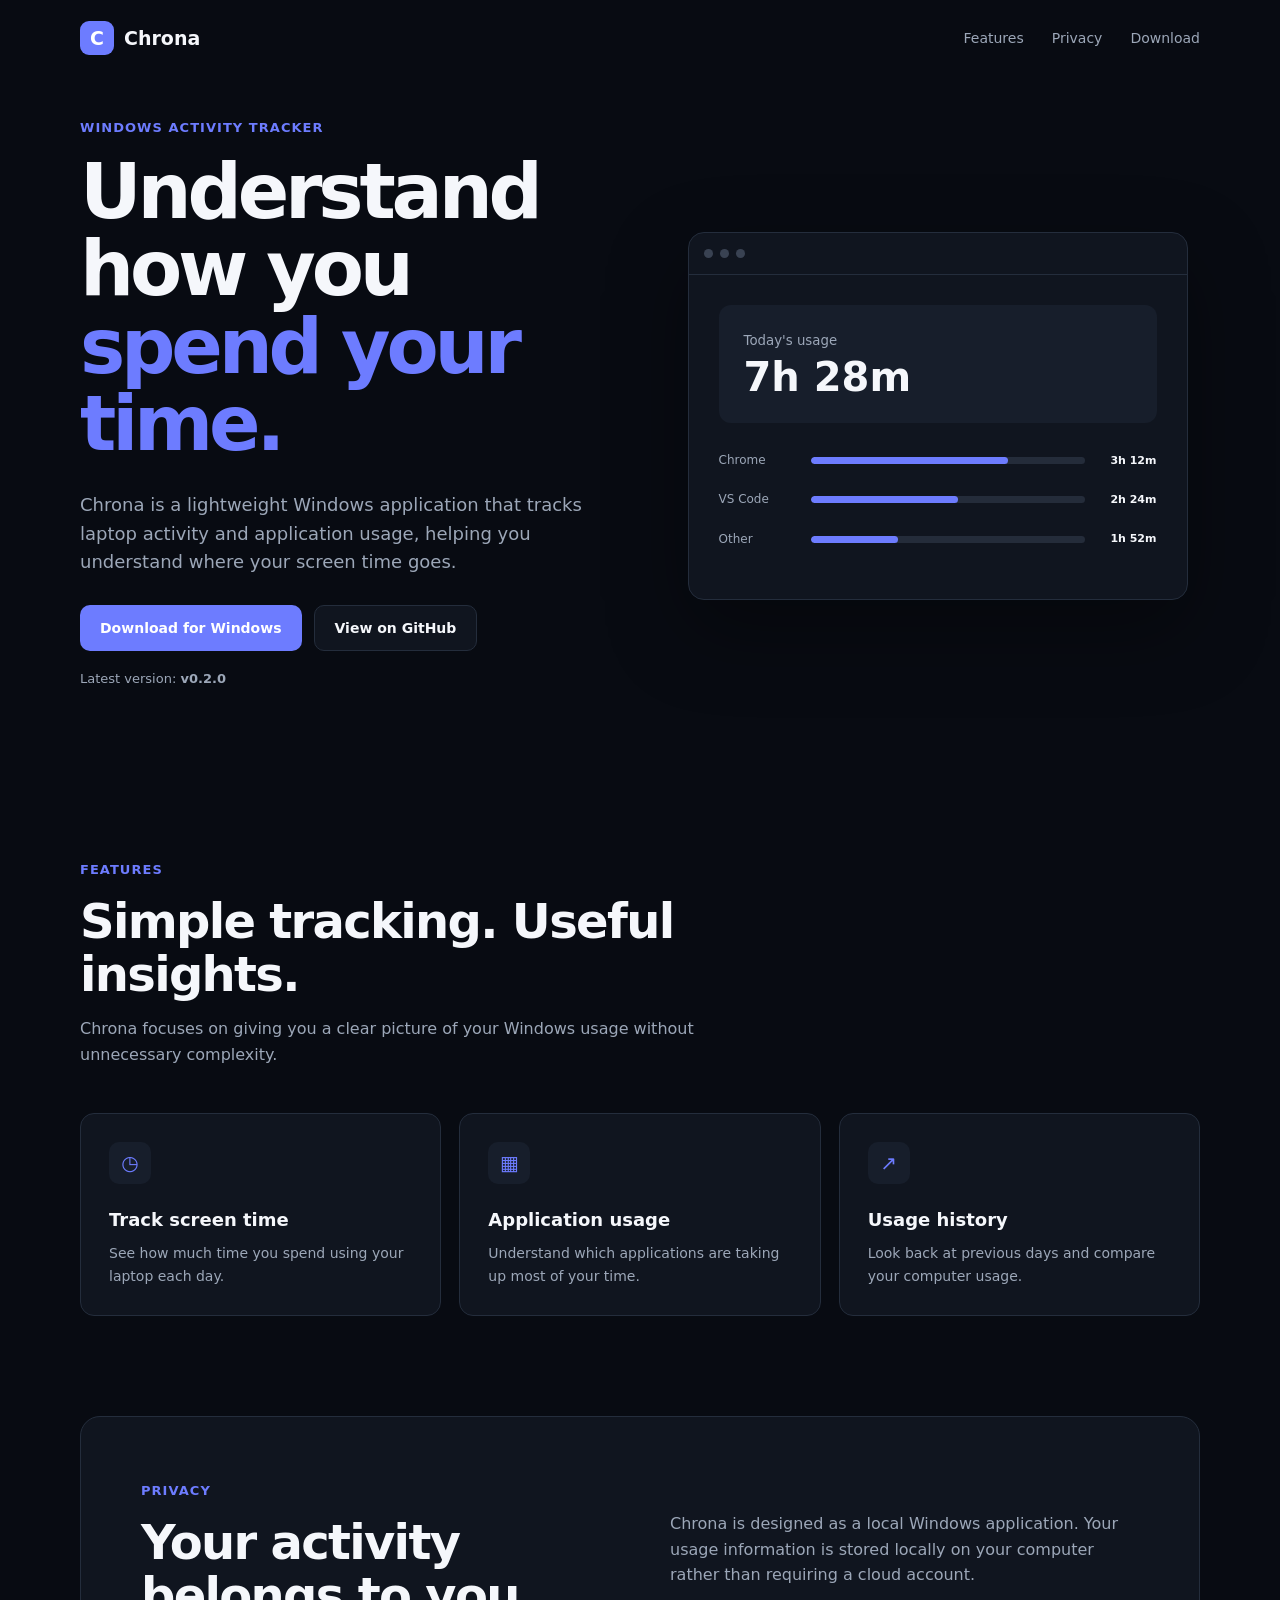
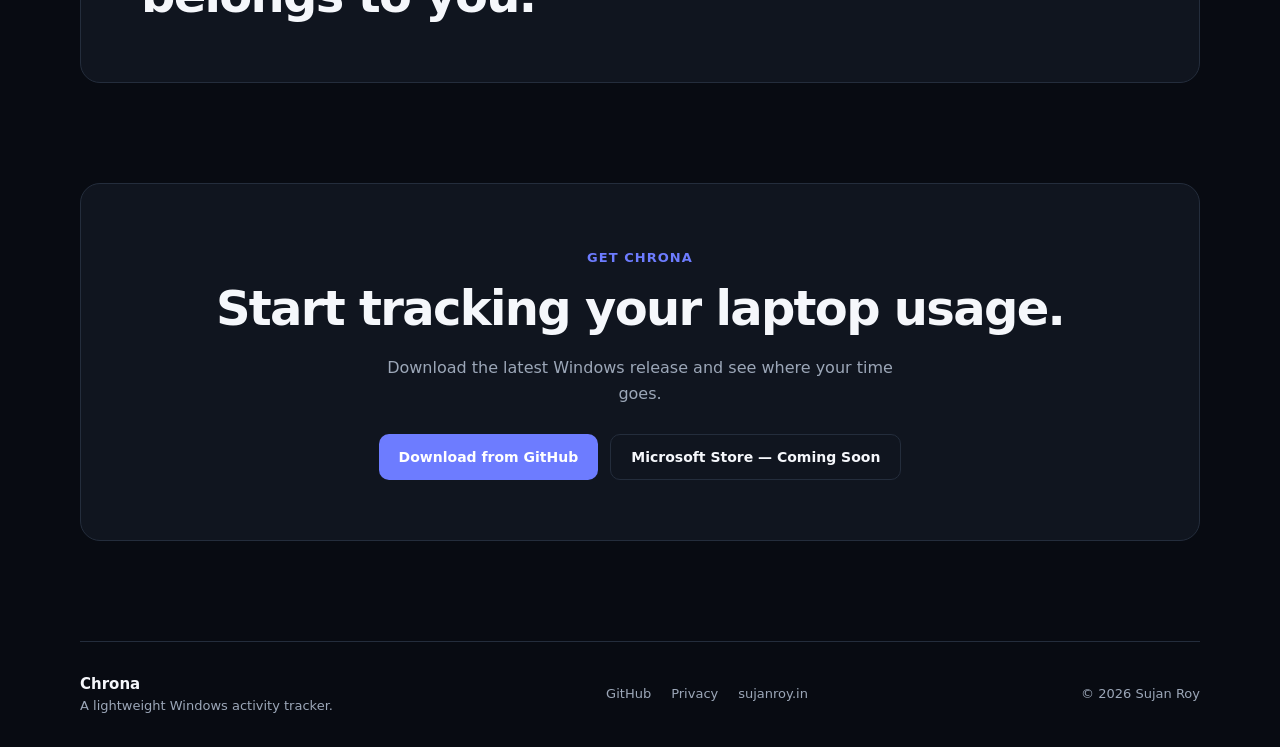
<file: chrona/index.html>
<!doctype html>
<html lang="en">
  <head>
    <meta charset="UTF-8" />
    <meta name="viewport" content="width=device-width, initial-scale=1.0" />

    <title>Chrona — Windows Laptop Activity Tracker</title>
    <meta
      name="description"
      content="Chrona is a lightweight Windows laptop activity tracker that helps you understand how you spend time on your computer."
    />

    <link rel="icon" href="/chrona/favicon.ico" />

    <link
      rel="icon"
      type="image/png"
      sizes="32x32"
      href="/chrona/favicon-32x32.png"
    />
    <link
      rel="icon"
      type="image/png"
      sizes="16x16"
      href="/chrona/favicon-16x16.png"
    />
    <link
      rel="apple-touch-icon"
      sizes="180x180"
      href="/chrona/apple-touch-icon.png"
    />

    <link rel="stylesheet" href="style.css" />
  </head>

  <body>
    <header class="navbar">
      <a href="/chrona/" class="brand">
        <span class="brand-icon">C</span>
        <span>Chrona</span>
      </a>

      <nav>
        <a href="#features">Features</a>
        <a href="#privacy">Privacy</a>
        <a href="#download">Download</a>
      </nav>
    </header>

    <main>
      <section class="hero">
        <div class="hero-content">
          <span class="eyebrow">Windows Activity Tracker</span>

          <h1>
            Understand how you
            <span>spend your time.</span>
          </h1>

          <p>
            Chrona is a lightweight Windows application that tracks laptop
            activity and application usage, helping you understand where your
            screen time goes.
          </p>

          <div class="hero-actions">
            <a class="button primary" href="#download">
              Download for Windows
            </a>

            <a
              class="button secondary"
              href="https://github.com/sujanroydev/chrona"
              target="_blank"
              rel="noopener noreferrer"
            >
              View on GitHub
            </a>
          </div>

          <p class="version">Latest version: <strong>v0.2.0</strong></p>
        </div>

        <div class="hero-preview">
          <div class="window">
            <div class="window-bar">
              <span></span>
              <span></span>
              <span></span>
            </div>

            <div class="dashboard">
              <div class="dashboard-header">
                <div>
                  <small>Today's usage</small>
                  <strong>7h 28m</strong>
                </div>
              </div>

              <div class="usage-bars">
                <div class="usage-row">
                  <span>Chrome</span>
                  <div class="bar">
                    <i style="width: 72%"></i>
                  </div>
                  <b>3h 12m</b>
                </div>

                <div class="usage-row">
                  <span>VS Code</span>
                  <div class="bar">
                    <i style="width: 54%"></i>
                  </div>
                  <b>2h 24m</b>
                </div>

                <div class="usage-row">
                  <span>Other</span>
                  <div class="bar">
                    <i style="width: 32%"></i>
                  </div>
                  <b>1h 52m</b>
                </div>
              </div>
            </div>
          </div>
        </div>
      </section>

      <section id="features" class="section">
        <div class="section-heading">
          <span class="eyebrow">Features</span>
          <h2>Simple tracking. Useful insights.</h2>
          <p>
            Chrona focuses on giving you a clear picture of your Windows usage
            without unnecessary complexity.
          </p>
        </div>

        <div class="feature-grid">
          <article class="feature-card">
            <div class="feature-icon">◷</div>
            <h3>Track screen time</h3>
            <p>See how much time you spend using your laptop each day.</p>
          </article>

          <article class="feature-card">
            <div class="feature-icon">▦</div>
            <h3>Application usage</h3>
            <p>
              Understand which applications are taking up most of your time.
            </p>
          </article>

          <article class="feature-card">
            <div class="feature-icon">↗</div>
            <h3>Usage history</h3>
            <p>Look back at previous days and compare your computer usage.</p>
          </article>
        </div>
      </section>

      <section id="privacy" class="privacy-section">
        <div>
          <span class="eyebrow">Privacy</span>
          <h2>Your activity belongs to you.</h2>
        </div>

        <p>
          Chrona is designed as a local Windows application. Your usage
          information is stored locally on your computer rather than requiring a
          cloud account.
        </p>
      </section>

      <section id="download" class="download-section">
        <span class="eyebrow">Get Chrona</span>

        <h2>Start tracking your laptop usage.</h2>

        <p>Download the latest Windows release and see where your time goes.</p>

        <div class="download-actions">
          <a
            class="button primary"
            href="https://github.com/sujanroydev/chrona/releases"
            target="_blank"
            rel="noopener noreferrer"
          >
            Download from GitHub
          </a>

          <a class="button secondary" href="#" aria-disabled="true">
            Microsoft Store — Coming Soon
          </a>
        </div>
      </section>
    </main>

    <footer>
      <div class="footer-brand">
        <strong>Chrona</strong>
        <span>A lightweight Windows activity tracker.</span>
      </div>

      <div class="footer-links">
        <a href="https://github.com/sujanroydev/chrona"> GitHub </a>

        <a href="/chrona/privacy"> Privacy </a>

        <a href="/"> sujanroy.in </a>
      </div>

      <p>© <span id="year"></span> Sujan Roy</p>
    </footer>

    <script src="script.js"></script>
  </body>
</html>
</file>
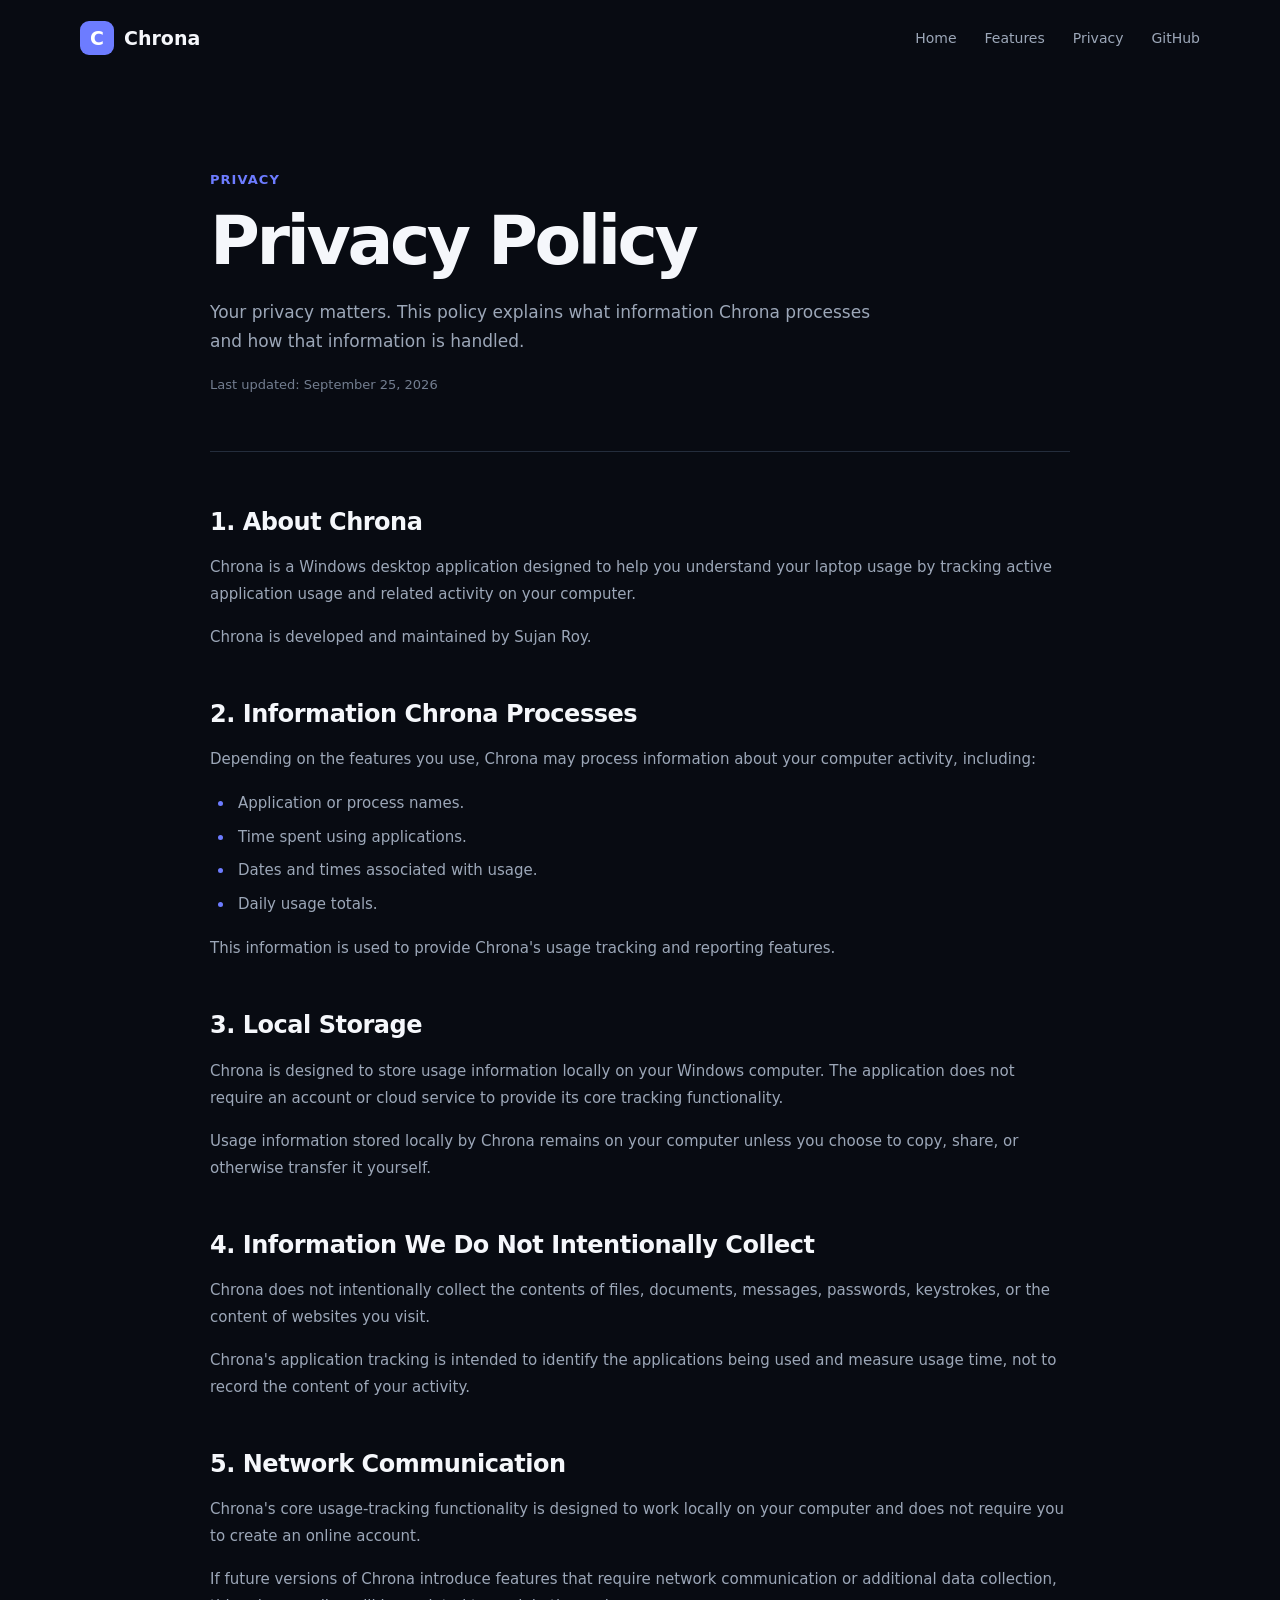
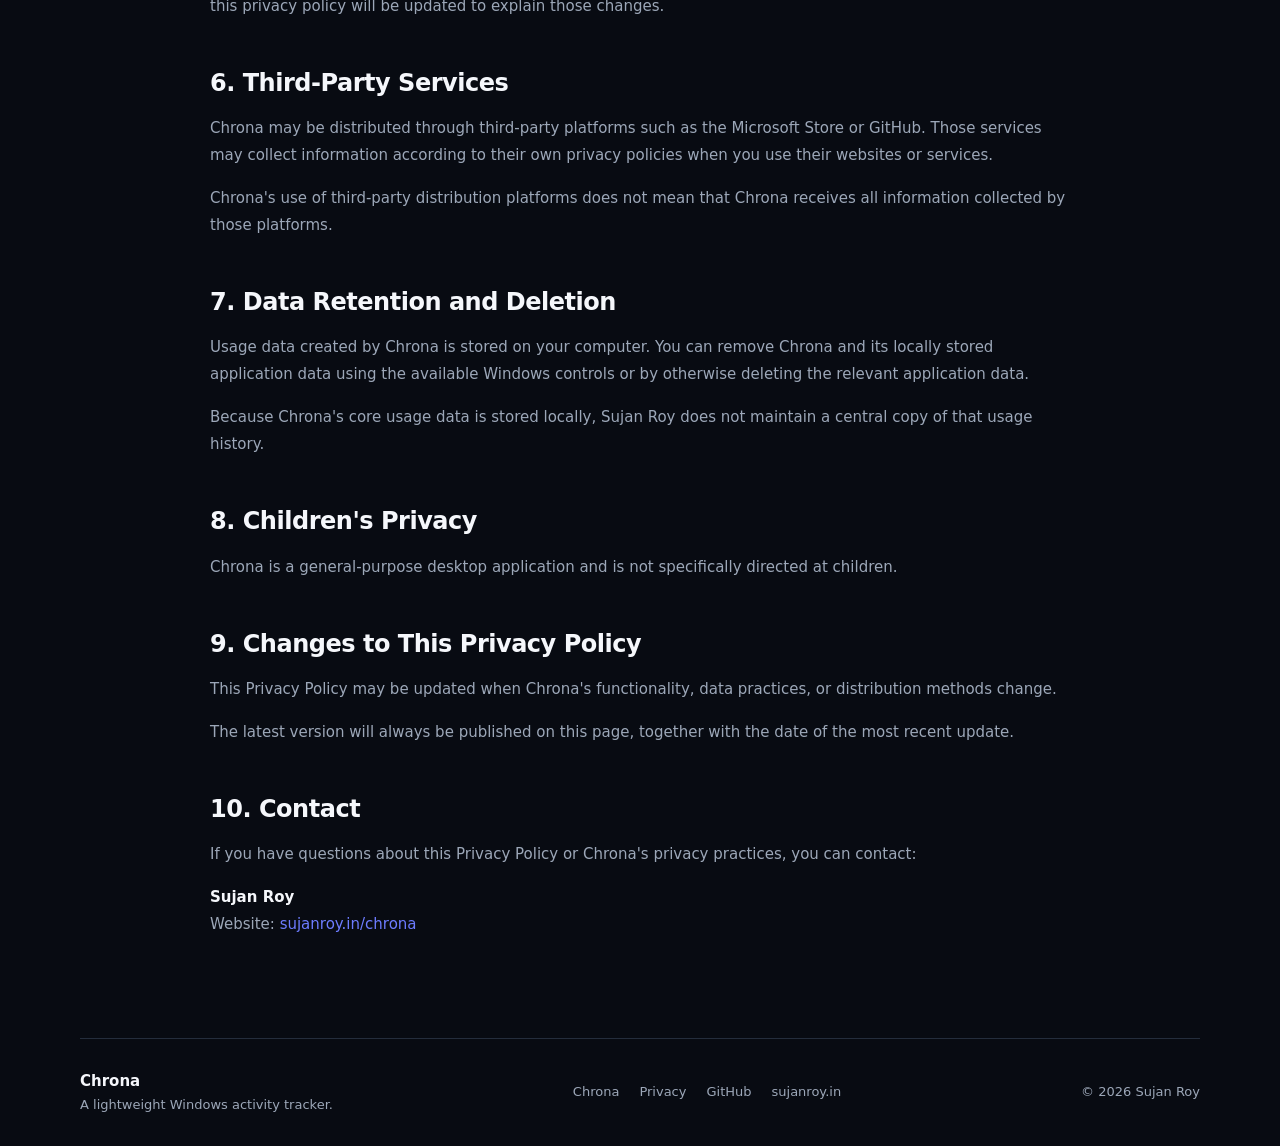
<file: chrona/privacy/index.html>
<!doctype html>
<html lang="en">
  <head>
    <meta charset="UTF-8" />
    <meta name="viewport" content="width=device-width, initial-scale=1.0" />

    <title>Privacy Policy — Chrona</title>

    <meta
      name="description"
      content="Privacy Policy for Chrona, a lightweight Windows laptop activity tracker."
    />

    <link rel="icon" href="/chrona/favicon.ico" />

    <link
      rel="icon"
      type="image/png"
      sizes="32x32"
      href="/chrona/favicon-32x32.png"
    />
    <link
      rel="icon"
      type="image/png"
      sizes="16x16"
      href="/chrona/favicon-16x16.png"
    />
    <link
      rel="apple-touch-icon"
      sizes="180x180"
      href="/chrona/apple-touch-icon.png"
    />

    <link rel="stylesheet" href="style.css" />
  </head>

  <body>
    <header class="navbar">
      <a href="/chrona/" class="brand">
        <span class="brand-icon">C</span>
        <span>Chrona</span>
      </a>

      <nav>
        <a href="/chrona/">Home</a>
        <a href="/chrona/#features">Features</a>
        <a href="/chrona/privacy">Privacy</a>
        <a
          href="https://github.com/sujanroydev/chrona"
          target="_blank"
          rel="noopener noreferrer"
        >
          GitHub
        </a>
      </nav>
    </header>

    <main class="privacy-page">
      <section class="privacy-hero">
        <span class="eyebrow">Privacy</span>

        <h1>Privacy Policy</h1>

        <p>
          Your privacy matters. This policy explains what information Chrona
          processes and how that information is handled.
        </p>

        <p class="updated">Last updated: September 25, 2026</p>
      </section>

      <article class="privacy-content">
        <section>
          <h2>1. About Chrona</h2>

          <p>
            Chrona is a Windows desktop application designed to help you
            understand your laptop usage by tracking active application usage
            and related activity on your computer.
          </p>

          <p>Chrona is developed and maintained by Sujan Roy.</p>
        </section>

        <section>
          <h2>2. Information Chrona Processes</h2>

          <p>
            Depending on the features you use, Chrona may process information
            about your computer activity, including:
          </p>

          <ul>
            <li>Application or process names.</li>
            <li>Time spent using applications.</li>
            <li>Dates and times associated with usage.</li>
            <li>Daily usage totals.</li>
          </ul>

          <p>
            This information is used to provide Chrona's usage tracking and
            reporting features.
          </p>
        </section>

        <section>
          <h2>3. Local Storage</h2>

          <p>
            Chrona is designed to store usage information locally on your
            Windows computer. The application does not require an account or
            cloud service to provide its core tracking functionality.
          </p>

          <p>
            Usage information stored locally by Chrona remains on your computer
            unless you choose to copy, share, or otherwise transfer it yourself.
          </p>
        </section>

        <section>
          <h2>4. Information We Do Not Intentionally Collect</h2>

          <p>
            Chrona does not intentionally collect the contents of files,
            documents, messages, passwords, keystrokes, or the content of
            websites you visit.
          </p>

          <p>
            Chrona's application tracking is intended to identify the
            applications being used and measure usage time, not to record the
            content of your activity.
          </p>
        </section>

        <section>
          <h2>5. Network Communication</h2>

          <p>
            Chrona's core usage-tracking functionality is designed to work
            locally on your computer and does not require you to create an
            online account.
          </p>

          <p>
            If future versions of Chrona introduce features that require network
            communication or additional data collection, this privacy policy
            will be updated to explain those changes.
          </p>
        </section>

        <section>
          <h2>6. Third-Party Services</h2>

          <p>
            Chrona may be distributed through third-party platforms such as the
            Microsoft Store or GitHub. Those services may collect information
            according to their own privacy policies when you use their websites
            or services.
          </p>

          <p>
            Chrona's use of third-party distribution platforms does not mean
            that Chrona receives all information collected by those platforms.
          </p>
        </section>

        <section>
          <h2>7. Data Retention and Deletion</h2>

          <p>
            Usage data created by Chrona is stored on your computer. You can
            remove Chrona and its locally stored application data using the
            available Windows controls or by otherwise deleting the relevant
            application data.
          </p>

          <p>
            Because Chrona's core usage data is stored locally, Sujan Roy does
            not maintain a central copy of that usage history.
          </p>
        </section>

        <section>
          <h2>8. Children's Privacy</h2>

          <p>
            Chrona is a general-purpose desktop application and is not
            specifically directed at children.
          </p>
        </section>

        <section>
          <h2>9. Changes to This Privacy Policy</h2>

          <p>
            This Privacy Policy may be updated when Chrona's functionality, data
            practices, or distribution methods change.
          </p>

          <p>
            The latest version will always be published on this page, together
            with the date of the most recent update.
          </p>
        </section>

        <section>
          <h2>10. Contact</h2>

          <p>
            If you have questions about this Privacy Policy or Chrona's privacy
            practices, you can contact:
          </p>

          <p>
            <strong>Sujan Roy</strong><br />
            Website:
            <a href="https://sujanroy.in/chrona"> sujanroy.in/chrona </a>
          </p>
        </section>
      </article>
    </main>

    <footer>
      <div class="footer-brand">
        <strong>Chrona</strong>
        <span>A lightweight Windows activity tracker.</span>
      </div>

      <div class="footer-links">
        <a href="/chrona/">Chrona</a>
        <a href="/chrona/privacy">Privacy</a>
        <a
          href="https://github.com/sujanroydev/chrona"
          target="_blank"
          rel="noopener noreferrer"
        >
          GitHub
        </a>
        <a href="/">sujanroy.in</a>
      </div>

      <p>© <span id="year"></span> Sujan Roy</p>
    </footer>

    <script>
      document.getElementById("year").textContent = new Date().getFullYear();
    </script>
  </body>
</html>
</file>
<file: chrona/style.css>
:root {
  --bg: #080b12;
  --surface: #10151f;
  --surface-light: #171e2b;
  --border: #242d3c;

  --text: #f5f7fb;
  --muted: #9ca7b8;

  --primary: #6d7cff;
  --primary-hover: #7d8aff;

  --max-width: 1120px;
}

* {
  box-sizing: border-box;
}

html {
  scroll-behavior: smooth;
}

body {
  margin: 0;
  background: var(--bg);
  color: var(--text);
  font-family:
    Inter,
    ui-sans-serif,
    system-ui,
    -apple-system,
    BlinkMacSystemFont,
    "Segoe UI",
    sans-serif;

  line-height: 1.6;
}

a {
  color: inherit;
  text-decoration: none;
}

.navbar {
  width: min(var(--max-width), calc(100% - 40px));
  margin: auto;

  height: 76px;

  display: flex;
  align-items: center;
  justify-content: space-between;
}

.brand {
  display: flex;
  align-items: center;
  gap: 10px;

  font-size: 19px;
  font-weight: 700;
}

.brand-icon {
  width: 34px;
  height: 34px;

  display: grid;
  place-items: center;

  border-radius: 9px;

  background: var(--primary);
  color: white;

  font-weight: 800;
}

.navbar nav {
  display: flex;
  gap: 28px;
}

.navbar nav a {
  color: var(--muted);
  font-size: 14px;

  transition: color 0.2s ease;
}

.navbar nav a:hover {
  color: var(--text);
}

.hero {
  width: min(var(--max-width), calc(100% - 40px));
  min-height: 680px;

  margin: auto;

  display: grid;
  grid-template-columns: 1fr 1fr;
  align-items: center;

  gap: 70px;
}

.eyebrow {
  display: inline-block;

  margin-bottom: 14px;

  color: var(--primary);

  font-size: 13px;
  font-weight: 700;
  letter-spacing: 0.08em;
  text-transform: uppercase;
}

.hero h1 {
  margin: 0;

  max-width: 650px;

  font-size: clamp(48px, 6vw, 76px);
  line-height: 1.02;
  letter-spacing: -0.055em;
}

.hero h1 span {
  display: block;
  color: var(--primary);
}

.hero-content > p {
  max-width: 570px;

  margin: 28px 0;

  color: var(--muted);
  font-size: 18px;
}

.hero-actions,
.download-actions {
  display: flex;
  flex-wrap: wrap;
  gap: 12px;
}

.button {
  display: inline-flex;
  align-items: center;
  justify-content: center;

  min-height: 46px;
  padding: 0 20px;

  border-radius: 10px;

  font-size: 14px;
  font-weight: 700;

  transition:
    transform 0.2s ease,
    background 0.2s ease;
}

.button:hover {
  transform: translateY(-2px);
}

.button.primary {
  background: var(--primary);
  color: white;
}

.button.primary:hover {
  background: var(--primary-hover);
}

.button.secondary {
  border: 1px solid var(--border);
  background: var(--surface);

  color: var(--text);
}

.version {
  margin-top: 18px !important;
  font-size: 13px !important;
}

.hero-preview {
  display: flex;
  justify-content: center;
}

.window {
  width: 100%;
  max-width: 500px;

  overflow: hidden;

  border: 1px solid var(--border);
  border-radius: 16px;

  background: var(--surface);

  box-shadow: 0 30px 80px rgba(0, 0, 0, 0.35);
}

.window-bar {
  height: 42px;

  display: flex;
  align-items: center;

  gap: 7px;
  padding: 0 15px;

  border-bottom: 1px solid var(--border);
}

.window-bar span {
  width: 9px;
  height: 9px;

  border-radius: 50%;

  background: #394252;
}

.dashboard {
  padding: 30px;
}

.dashboard-header {
  padding: 25px;

  border-radius: 12px;

  background: var(--surface-light);
}

.dashboard-header small {
  display: block;

  margin-bottom: 5px;

  color: var(--muted);
}

.dashboard-header strong {
  font-size: 40px;
  line-height: 1;
}

.usage-bars {
  margin-top: 28px;
}

.usage-row {
  display: grid;
  grid-template-columns: 80px 1fr 60px;

  align-items: center;

  gap: 12px;

  margin-bottom: 20px;

  font-size: 12px;
}

.usage-row > span {
  color: var(--muted);
}

.usage-row b {
  text-align: right;
  font-size: 11px;
}

.bar {
  height: 7px;

  overflow: hidden;

  border-radius: 99px;

  background: #242c3a;
}

.bar i {
  display: block;

  height: 100%;

  border-radius: inherit;

  background: var(--primary);
}

.section {
  width: min(var(--max-width), calc(100% - 40px));

  margin: 100px auto;
}

.section-heading {
  max-width: 650px;
  margin-bottom: 45px;
}

.section h2,
.privacy-section h2,
.download-section h2 {
  margin: 0;

  font-size: clamp(32px, 4vw, 48px);
  line-height: 1.1;
  letter-spacing: -0.035em;
}

.section-heading p {
  color: var(--muted);
}

.feature-grid {
  display: grid;
  grid-template-columns: repeat(3, 1fr);

  gap: 18px;
}

.feature-card {
  padding: 28px;

  border: 1px solid var(--border);
  border-radius: 14px;

  background: var(--surface);
}

.feature-icon {
  width: 42px;
  height: 42px;

  display: grid;
  place-items: center;

  margin-bottom: 22px;

  border-radius: 10px;

  background: var(--surface-light);

  color: var(--primary);

  font-size: 20px;
}

.feature-card h3 {
  margin: 0 0 8px;

  font-size: 18px;
}

.feature-card p {
  margin: 0;

  color: var(--muted);
  font-size: 14px;
}

.privacy-section,
.download-section {
  width: min(var(--max-width), calc(100% - 40px));

  margin: 100px auto;

  padding: 60px;

  border: 1px solid var(--border);
  border-radius: 20px;

  background: var(--surface);

  display: grid;
  grid-template-columns: 1fr 1fr;

  gap: 60px;
  align-items: center;
}

.privacy-section p,
.download-section p {
  margin: 0;

  color: var(--muted);
  font-size: 16px;
}

.download-section {
  display: block;
  text-align: center;
}

.download-section p {
  max-width: 550px;
  margin: 20px auto 28px;
}

.download-actions {
  justify-content: center;
}

footer {
  width: min(var(--max-width), calc(100% - 40px));

  margin: 100px auto 0;
  padding: 30px 0;

  border-top: 1px solid var(--border);

  display: flex;
  align-items: center;
  justify-content: space-between;

  gap: 30px;

  color: var(--muted);

  font-size: 13px;
}

.footer-brand {
  display: flex;
  flex-direction: column;
}

.footer-brand strong {
  color: var(--text);
  font-size: 15px;
}

.footer-links {
  display: flex;
  gap: 20px;
}

.footer-links a:hover {
  color: var(--text);
}

footer p {
  margin: 0;
}

@media (max-width: 850px) {
  .navbar nav {
    display: none;
  }

  .hero {
    grid-template-columns: 1fr;
    padding: 70px 0;
  }

  .hero-preview {
    order: 2;
  }

  .feature-grid {
    grid-template-columns: 1fr;
  }

  .privacy-section {
    grid-template-columns: 1fr;
    gap: 25px;
  }

  footer {
    flex-direction: column;
    align-items: flex-start;
  }
}

@media (max-width: 550px) {
  .hero h1 {
    font-size: 46px;
  }

  .privacy-section,
  .download-section {
    padding: 30px 22px;
  }

  .dashboard {
    padding: 20px;
  }

  .usage-row {
    grid-template-columns: 65px 1fr 50px;
  }
}
</file>
<file: chrona/privacy/style.css>
:root {
  --bg: #080b12;
  --surface: #10151f;
  --surface-light: #171e2b;
  --border: #242d3c;

  --text: #f5f7fb;
  --muted: #9ca7b8;

  --primary: #6d7cff;
  --primary-hover: #7d8aff;

  --max-width: 1120px;
  --content-width: 860px;
}

* {
  box-sizing: border-box;
}

html {
  scroll-behavior: smooth;
}

body {
  margin: 0;
  background: var(--bg);
  color: var(--text);

  font-family:
    Inter,
    ui-sans-serif,
    system-ui,
    -apple-system,
    BlinkMacSystemFont,
    "Segoe UI",
    sans-serif;

  line-height: 1.6;
}

a {
  color: inherit;
  text-decoration: none;
}

/* =========================
   Navbar
   ========================= */

.navbar {
  width: min(var(--max-width), calc(100% - 40px));
  height: 76px;

  margin: 0 auto;

  display: flex;
  align-items: center;
  justify-content: space-between;
}

.brand {
  display: flex;
  align-items: center;
  gap: 10px;

  font-size: 19px;
  font-weight: 700;
}

.brand-icon {
  width: 34px;
  height: 34px;

  display: grid;
  place-items: center;

  border-radius: 9px;

  background: var(--primary);
  color: #fff;

  font-weight: 800;
}

.navbar nav {
  display: flex;
  align-items: center;
  gap: 28px;
}

.navbar nav a {
  color: var(--muted);

  font-size: 14px;

  transition: color 0.2s ease;
}

.navbar nav a:hover {
  color: var(--text);
}

/* =========================
   Privacy Page
   ========================= */

.privacy-page {
  width: min(var(--content-width), calc(100% - 40px));

  margin: 0 auto;
  padding: 90px 0 100px;
}

/* =========================
   Privacy Hero
   ========================= */

.privacy-hero {
  padding-bottom: 55px;

  border-bottom: 1px solid var(--border);
}

.eyebrow {
  display: inline-block;

  margin-bottom: 14px;

  color: var(--primary);

  font-size: 13px;
  font-weight: 700;

  letter-spacing: 0.08em;
  text-transform: uppercase;
}

.privacy-hero h1 {
  margin: 0;

  font-size: clamp(44px, 7vw, 68px);
  line-height: 1.05;

  letter-spacing: -0.05em;
}

.privacy-hero > p {
  max-width: 680px;

  margin: 22px 0 0;

  color: var(--muted);

  font-size: 17px;
  line-height: 1.7;
}

.privacy-hero .updated {
  margin-top: 18px;

  color: #737e90;

  font-size: 13px;
}

/* =========================
   Privacy Content
   ========================= */

.privacy-content {
  padding-top: 55px;
}

.privacy-content section {
  margin-bottom: 48px;
}

.privacy-content section:last-child {
  margin-bottom: 0;
}

.privacy-content h2 {
  margin: 0 0 16px;

  color: var(--text);

  font-size: 24px;
  line-height: 1.3;

  letter-spacing: -0.02em;
}

.privacy-content p {
  margin: 0 0 16px;

  color: var(--muted);

  font-size: 15px;
  line-height: 1.8;
}

.privacy-content p:last-child {
  margin-bottom: 0;
}

/* =========================
   Lists
   ========================= */

.privacy-content ul {
  margin: 18px 0;
  padding-left: 24px;

  color: var(--muted);
}

.privacy-content li {
  margin: 8px 0;

  padding-left: 4px;

  font-size: 15px;
  line-height: 1.7;
}

.privacy-content li::marker {
  color: var(--primary);
}

/* =========================
   Links
   ========================= */

.privacy-content a {
  color: var(--primary);

  transition: color 0.2s ease;
}

.privacy-content a:hover {
  color: var(--primary-hover);
  text-decoration: underline;
}

.privacy-content strong {
  color: var(--text);
}

/* =========================
   Footer
   ========================= */

footer {
  width: min(var(--max-width), calc(100% - 40px));

  margin: 0 auto;
  padding: 30px 0;

  border-top: 1px solid var(--border);

  display: flex;
  align-items: center;
  justify-content: space-between;

  gap: 30px;

  color: var(--muted);

  font-size: 13px;
}

.footer-brand {
  display: flex;
  flex-direction: column;
  gap: 2px;
}

.footer-brand strong {
  color: var(--text);

  font-size: 15px;
}

.footer-brand span {
  color: var(--muted);
}

.footer-links {
  display: flex;
  align-items: center;
  gap: 20px;
}

.footer-links a {
  transition: color 0.2s ease;
}

.footer-links a:hover {
  color: var(--text);
}

footer p {
  margin: 0;
}

/* =========================
   Tablet
   ========================= */

@media (max-width: 850px) {
  .navbar {
    height: 70px;
  }

  .navbar nav {
    gap: 18px;
  }

  .privacy-page {
    padding-top: 70px;
  }

  footer {
    flex-wrap: wrap;
  }
}

/* =========================
   Mobile
   ========================= */

@media (max-width: 650px) {
  .navbar {
    width: min(100% - 32px, var(--max-width));
  }

  .navbar nav {
    display: none;
  }

  .privacy-page {
    width: min(100% - 32px, var(--content-width));

    padding-top: 55px;
    padding-bottom: 70px;
  }

  .privacy-hero {
    padding-bottom: 40px;
  }

  .privacy-hero h1 {
    font-size: 44px;
  }

  .privacy-hero > p {
    font-size: 16px;
  }

  .privacy-content {
    padding-top: 40px;
  }

  .privacy-content section {
    margin-bottom: 40px;
  }

  .privacy-content h2 {
    font-size: 21px;
  }

  .privacy-content p,
  .privacy-content li {
    font-size: 15px;
  }

  footer {
    width: min(100% - 32px, var(--max-width));

    flex-direction: column;
    align-items: flex-start;

    gap: 20px;
  }

  .footer-links {
    flex-wrap: wrap;
    gap: 12px 18px;
  }
}
</file>
